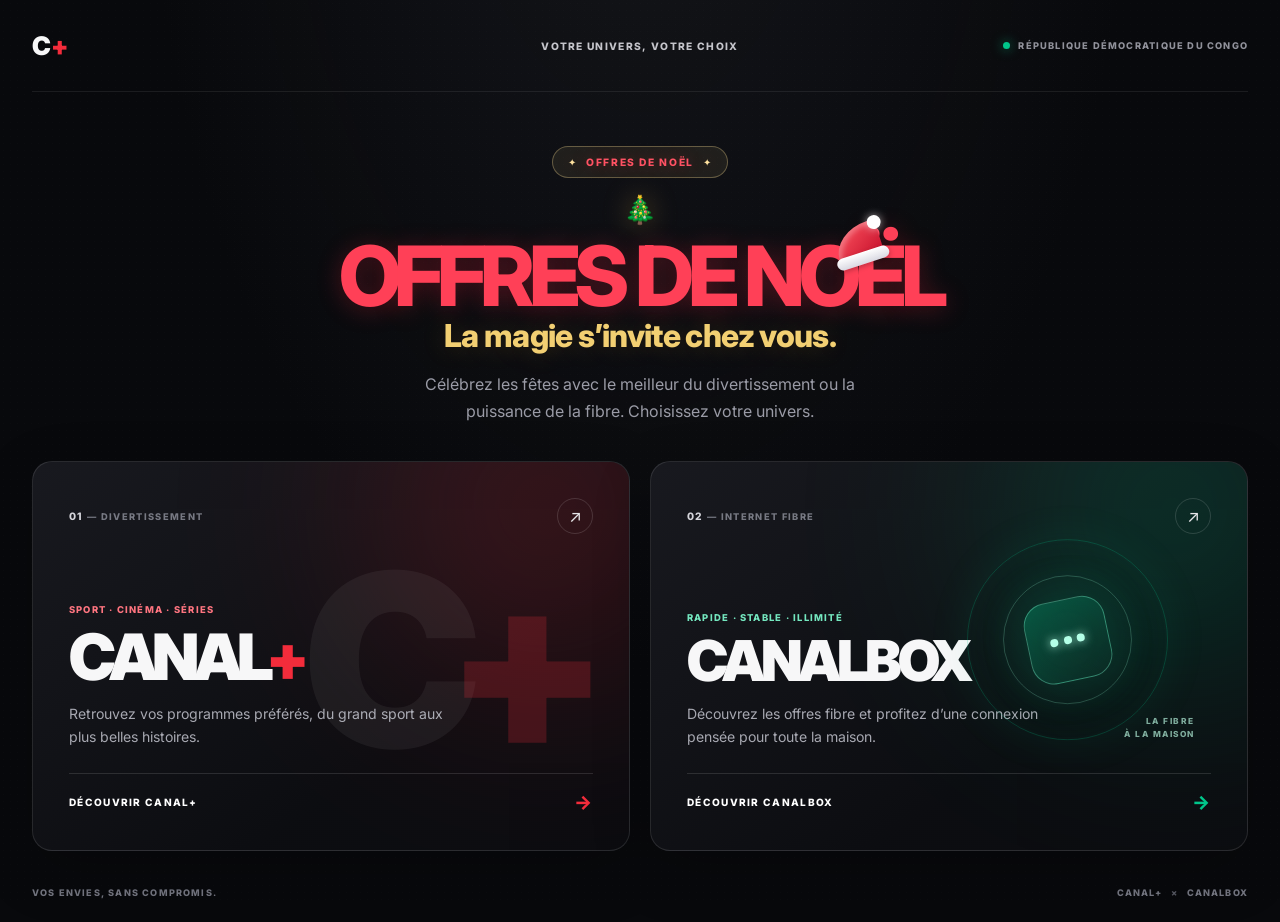
<file: index.html>
<!doctype html>
<html lang="fr">
  <head>
    <meta charset="UTF-8" />
    <meta name="viewport" content="width=device-width, initial-scale=1.0" />
    <meta name="theme-color" content="#08090c" />
    <meta
      name="description"
      content="Choisissez votre univers : CANAL+ pour le sport, le cinéma et les séries, ou Canalbox pour la fibre à la maison."
    />
    <title>CANAL+ & Canalbox — Choisissez votre univers</title>
    <link rel="preconnect" href="https://fonts.googleapis.com/" />
    <link rel="preconnect" href="https://fonts.gstatic.com/" crossorigin />
    <link
      href="https://fonts.googleapis.com/css2?family=Inter:wght@400;500;600;700;800;900&display=swap"
      rel="stylesheet"
    />
    <link rel="stylesheet" href="landing.css" />
    <script src="landing.js" defer></script>
  </head>
  <body>
    <main class="landing">
      <header class="topbar">
        <a class="wordmark" href="./" aria-label="Accueil">C<span>+</span></a>
        <p class="topbar-note">VOTRE UNIVERS, VOTRE CHOIX</p>
        <span class="region"><span class="region-dot"></span> RÉPUBLIQUE DÉMOCRATIQUE DU CONGO</span>
      </header>

      <section class="intro" aria-labelledby="welcome-title">
        <div class="holiday-confetti" id="landing-confetti" aria-hidden="true"></div>
        <p class="seasonal-label"><span aria-hidden="true">✦</span> OFFRES DE NOËL <span aria-hidden="true">✦</span></p>
        <div class="holiday-tree" aria-hidden="true">🎄</div>
        <h1 class="holiday-title" id="welcome-title">
          <span class="holiday-hat" aria-hidden="true"><span></span></span>
          OFFRES DE NOËL
          <span class="holiday-title-subtitle">La magie s’invite chez vous.</span>
        </h1>
        <p class="intro-copy">
          Célébrez les fêtes avec le meilleur du divertissement ou la puissance de la fibre.
          Choisissez votre univers.
        </p>
      </section>

      <section class="choices" aria-label="Choisir un univers">
        <a class="choice choice-canal" href="canalplus.html">
          <span class="choice-glow" aria-hidden="true"></span>
          <span class="choice-top">
            <span class="choice-index">01 <span>— DIVERTISSEMENT</span></span>
            <span class="choice-arrow" aria-hidden="true">↗</span>
          </span>
          <span class="canal-emblem" aria-hidden="true">C<span>+</span></span>
          <span class="choice-copy">
            <span class="choice-kicker">SPORT · CINÉMA · SÉRIES</span>
            <span class="choice-title">CANAL<span class="canal-plus">+</span></span>
            <span class="choice-description">
              Retrouvez vos programmes préférés, du grand sport aux plus belles histoires.
            </span>
          </span>
          <span class="choice-action">DÉCOUVRIR CANAL+ <span aria-hidden="true">→</span></span>
        </a>

        <a class="choice choice-box" href="canolbox/index.html">
          <span class="choice-glow" aria-hidden="true"></span>
          <span class="choice-top">
            <span class="choice-index">02 <span>— INTERNET FIBRE</span></span>
            <span class="choice-arrow" aria-hidden="true">↗</span>
          </span>
          <span class="fiber-art" aria-hidden="true">
            <span class="fiber-ring fiber-ring-one"></span>
            <span class="fiber-ring fiber-ring-two"></span>
            <span class="fiber-core"><span></span><span></span><span></span></span>
            <span class="fiber-label">LA FIBRE<br />À LA MAISON</span>
          </span>
          <span class="choice-copy">
            <span class="choice-kicker">RAPIDE · STABLE · ILLIMITÉ</span>
            <span class="choice-title">CANALBOX</span>
            <span class="choice-description">
              Découvrez les offres fibre et profitez d’une connexion pensée pour toute la maison.
            </span>
          </span>
          <span class="choice-action">DÉCOUVRIR CANALBOX <span aria-hidden="true">→</span></span>
        </a>
      </section>

      <footer class="landing-footer">
        <span>VOS ENVIES, SANS COMPROMIS.</span>
        <span>CANAL+ <i>×</i> CANALBOX</span>
      </footer>
    </main>
  </body>
</html>
</file>
<file: landing.css>
:root {
  color-scheme: dark;
  font-family: Inter, Arial, sans-serif;
  font-synthesis: none;
  text-rendering: optimizeLegibility;
  --ink: #f7f7f8;
  --muted: #9a9ba6;
  --red: #f32c3b;
  --green: #00c68a;
}

* {
  box-sizing: border-box;
}

html {
  min-width: 320px;
  min-height: 100%;
  background: #08090c;
}

body {
  min-width: 320px;
  min-height: 100vh;
  margin: 0;
  color: var(--ink);
  background:
    radial-gradient(ellipse at 50% -25%, rgba(68, 69, 82, 0.2), transparent 55%),
    #08090c;
}

body::before {
  position: fixed;
  z-index: 0;
  inset: 0;
  background-image: radial-gradient(rgba(255, 255, 255, 0.17) 0.6px, transparent 0.6px);
  background-size: 7px 7px;
  content: "";
  opacity: 0.1;
  pointer-events: none;
}

a {
  color: inherit;
  text-decoration: none;
}

.landing {
  position: relative;
  z-index: 1;
  display: flex;
  width: min(100% - 64px, 1440px);
  min-height: 100vh;
  flex-direction: column;
  margin: 0 auto;
}

.topbar {
  display: grid;
  min-height: 92px;
  grid-template-columns: 1fr 1fr 1fr;
  align-items: center;
  border-bottom: 1px solid rgba(255, 255, 255, 0.08);
}

.wordmark {
  display: inline-flex;
  width: fit-content;
  align-items: center;
  font-size: 1.6rem;
  font-weight: 900;
  letter-spacing: -0.1em;
}

.wordmark span {
  margin-left: 0.08em;
  color: var(--red);
}

.topbar-note,
.region,
.eyebrow,
.choice-index,
.choice-kicker,
.choice-action,
.landing-footer {
  font-size: 0.64rem;
  font-weight: 800;
  letter-spacing: 0.13em;
}

.topbar-note {
  margin: 0;
  color: #c5c5cb;
  text-align: center;
}

.region {
  display: flex;
  align-items: center;
  justify-self: end;
  gap: 0.55rem;
  color: #90919a;
  font-size: 0.58rem;
}

.region-dot {
  width: 7px;
  height: 7px;
  border-radius: 50%;
  background: var(--green);
  box-shadow: 0 0 12px rgba(0, 198, 138, 0.7);
}

.intro {
  position: relative;
  isolation: isolate;
  max-width: 710px;
  margin: clamp(2.75rem, 6vh, 5rem) auto 2.25rem;
  text-align: center;
}

.seasonal-label {
  display: inline-flex;
  align-items: center;
  gap: 0.55rem;
  margin: 0 0 0.9rem;
  border: 1px solid rgba(255, 226, 149, 0.31);
  border-radius: 999px;
  padding: 0.55rem 0.9rem;
  color: #ff5263;
  background: rgba(255, 222, 139, 0.08);
  font-size: 0.64rem;
  font-weight: 800;
  letter-spacing: 0.16em;
  text-shadow: 0 0 16px rgba(255, 56, 77, 0.35);
}

.seasonal-label span {
  color: #ffe3a0;
}

.intro .holiday-tree {
  margin: 0.05rem 0 0.35rem;
  font-size: 1.7rem;
}

.intro .holiday-confetti {
  z-index: 0;
  inset: -2rem 0;
}

.intro > :not(.holiday-confetti) {
  position: relative;
  z-index: 1;
}

.eyebrow {
  display: inline-flex;
  align-items: center;
  justify-content: center;
  gap: 0.6rem;
  margin: 0 0 1.2rem;
  color: #c4c5cc;
  font-size: 0.62rem;
}

.eyebrow span {
  width: 18px;
  height: 2px;
  background: var(--red);
  box-shadow: 0 0 12px rgba(243, 44, 59, 0.6);
}

.intro h1 {
  margin: 0;
  font-size: clamp(2.9rem, 6.5vw, 5.5rem);
  font-weight: 800;
  letter-spacing: -0.075em;
  line-height: 0.98;
}

.intro h1 span {
  color: #8e909b;
}

.intro-copy {
  max-width: 500px;
  margin: 1.2rem auto 0;
  color: var(--muted);
  font-size: clamp(0.9rem, 1.5vw, 1rem);
  line-height: 1.7;
}

.choices {
  display: grid;
  grid-template-columns: repeat(2, minmax(0, 1fr));
  gap: 1.25rem;
  margin: 0 auto;
  width: 100%;
}

.choice {
  position: relative;
  display: flex;
  min-height: 390px;
  flex-direction: column;
  overflow: hidden;
  isolation: isolate;
  border: 1px solid rgba(255, 255, 255, 0.11);
  border-radius: 20px;
  padding: clamp(1.35rem, 3vw, 2.25rem);
  background: linear-gradient(145deg, rgba(25, 26, 32, 0.97), rgba(12, 13, 17, 0.98) 68%);
  box-shadow: 0 18px 60px rgba(0, 0, 0, 0.2);
  transition: transform 220ms ease, border-color 220ms ease, box-shadow 220ms ease;
}

.choice:hover {
  transform: translateY(-6px);
  border-color: rgba(255, 255, 255, 0.27);
  box-shadow: 0 24px 70px rgba(0, 0, 0, 0.42);
}

.choice:focus-visible {
  outline: 2px solid white;
  outline-offset: 4px;
}

.choice-glow {
  position: absolute;
  z-index: -1;
  top: -130px;
  right: -90px;
  width: 350px;
  height: 350px;
  border-radius: 50%;
  background: var(--red);
  filter: blur(110px);
  opacity: 0.2;
  pointer-events: none;
  transition: opacity 220ms ease;
}

.choice:hover .choice-glow {
  opacity: 0.3;
}

.choice-box .choice-glow {
  top: -130px;
  right: -100px;
  background: var(--green);
}

.choice-top {
  display: flex;
  align-items: center;
  justify-content: space-between;
}

.choice-index {
  color: #d5d5db;
}

.choice-index span {
  color: #777983;
  font-size: 0.58rem;
}

.choice-arrow {
  display: grid;
  width: 36px;
  height: 36px;
  place-items: center;
  border: 1px solid rgba(255, 255, 255, 0.14);
  border-radius: 50%;
  color: #e6e6e9;
  font-size: 1.05rem;
  transition: transform 220ms ease, background 220ms ease;
}

.choice:hover .choice-arrow {
  transform: translate(2px, -2px);
  background: rgba(255, 255, 255, 0.1);
}

.canal-emblem {
  position: absolute;
  top: 78px;
  right: 9%;
  color: rgba(255, 255, 255, 0.055);
  font-size: clamp(8rem, 19vw, 15rem);
  font-weight: 900;
  letter-spacing: -0.14em;
  line-height: 1;
  pointer-events: none;
  user-select: none;
}

.canal-emblem span {
  color: rgba(243, 44, 59, 0.22);
}

.choice-copy {
  display: flex;
  max-width: 440px;
  flex-direction: column;
  margin-top: auto;
  padding-top: 4rem;
}

.choice-kicker {
  margin-bottom: 0.65rem;
  color: #ff7580;
  font-size: 0.59rem;
}

.choice-box .choice-kicker {
  color: #74e7bf;
}

.choice-title {
  font-size: clamp(2.5rem, 5vw, 4.5rem);
  font-weight: 900;
  letter-spacing: -0.085em;
  line-height: 1;
}

.canal-plus {
  color: var(--red);
}

.choice-box .choice-title {
  font-size: clamp(2.25rem, 4.4vw, 3.8rem);
  letter-spacing: -0.075em;
}

.choice-description {
  max-width: 390px;
  margin-top: 0.8rem;
  color: #a7a8b1;
  font-size: 0.88rem;
  line-height: 1.65;
}

.choice-action {
  display: flex;
  align-items: center;
  justify-content: space-between;
  margin-top: 1.55rem;
  border-top: 1px solid rgba(255, 255, 255, 0.12);
  padding-top: 1rem;
  color: white;
  font-size: 0.63rem;
}

.choice-action span {
  color: var(--red);
  font-size: 1.2rem;
  transition: transform 180ms ease;
}

.choice-box .choice-action span {
  color: var(--green);
}

.choice:hover .choice-action span {
  transform: translateX(5px);
}

.fiber-art {
  position: absolute;
  top: 50%;
  right: 10%;
  display: grid;
  width: min(42%, 240px);
  aspect-ratio: 1;
  place-items: center;
  transform: translateY(-57%);
  pointer-events: none;
}

.fiber-ring {
  position: absolute;
  inset: 8%;
  border: 1px solid rgba(0, 198, 138, 0.24);
  border-radius: 50%;
  box-shadow: 0 0 45px rgba(0, 198, 138, 0.08), inset 0 0 45px rgba(0, 198, 138, 0.05);
}

.fiber-ring-two {
  inset: 23%;
  border-color: rgba(139, 248, 210, 0.24);
}

.fiber-core {
  display: flex;
  width: 34%;
  height: 34%;
  align-items: center;
  justify-content: center;
  gap: 7%;
  border: 1px solid rgba(127, 255, 212, 0.36);
  border-radius: 28%;
  background: linear-gradient(145deg, rgba(0, 198, 138, 0.35), rgba(13, 60, 48, 0.42));
  box-shadow: 0 0 45px rgba(0, 198, 138, 0.24);
  transform: rotate(-12deg);
}

.fiber-core span {
  width: 10%;
  height: 10%;
  border-radius: 50%;
  background: #b4ffe7;
  box-shadow: 0 0 10px rgba(180, 255, 231, 0.9);
}

.fiber-label {
  position: absolute;
  right: -3%;
  bottom: 8%;
  color: rgba(190, 255, 231, 0.65);
  font-size: 0.52rem;
  font-weight: 800;
  letter-spacing: 0.18em;
  line-height: 1.5;
  text-align: right;
}

.landing-footer {
  display: flex;
  justify-content: space-between;
  margin-top: auto;
  padding: 2.25rem 0 1.5rem;
  color: #747681;
  font-size: 0.57rem;
}

.landing-footer i {
  padding: 0 0.35rem;
  color: #555761;
  font-style: normal;
}

.holiday-dialog {
  position: fixed;
  width: min(640px, calc(100vw - 32px));
  max-width: 640px;
  max-height: min(760px, calc(100dvh - 32px));
  overflow: auto;
  border: 1px solid rgba(255, 229, 163, 0.34);
  border-radius: 26px;
  padding: 0;
  color: #fff;
  background:
    radial-gradient(ellipse at 50% 0, rgba(255, 70, 83, 0.25), transparent 42%),
    radial-gradient(ellipse at 100% 100%, rgba(10, 154, 86, 0.2), transparent 44%),
    linear-gradient(145deg, #1b1013, #100e12 58%, #101916);
  box-shadow: 0 32px 120px rgba(0, 0, 0, 0.72), inset 0 1px rgba(255, 244, 211, 0.12);
  opacity: 0;
  transform: translateY(14px) scale(0.98);
  transition: opacity 240ms ease, transform 240ms ease, overlay 240ms ease allow-discrete, display 240ms ease allow-discrete;
}

.holiday-dialog[open] {
  display: block;
  opacity: 1;
  transform: translateY(0) scale(1);
}

.holiday-dialog::backdrop {
  background: rgba(3, 5, 7, 0.78);
  backdrop-filter: blur(9px);
  transition: background 240ms ease;
}

.holiday-lights {
  position: absolute;
  z-index: 1;
  top: 0;
  right: 8%;
  left: 8%;
  height: 2px;
  background: linear-gradient(90deg, transparent, #f9d56a 13%, #f9d56a 18%, transparent 19%, transparent 31%, #ff6174 32%, #ff6174 37%, transparent 38%, transparent 53%, #62e2a4 54%, #62e2a4 59%, transparent 60%, transparent 75%, #f9d56a 76%, #f9d56a 81%, transparent 82%);
  box-shadow: 0 0 16px rgba(255, 218, 118, 0.62);
}

.holiday-confetti {
  position: absolute;
  z-index: 0;
  inset: 0;
  overflow: hidden;
  pointer-events: none;
}

.holiday-confetti span {
  position: absolute;
  top: -12px;
  left: var(--confetti-left);
  width: var(--confetti-width);
  height: var(--confetti-height);
  border-radius: var(--confetti-radius);
  background: var(--confetti-color);
  opacity: 0;
  animation: holiday-confetti-fall var(--confetti-duration) linear var(--confetti-delay) infinite;
}

@keyframes holiday-confetti-fall {
  0% {
    opacity: 0;
    transform: translateX(0) rotate(0);
  }

  10%,
  85% {
    opacity: 0.8;
  }

  100% {
    top: calc(100% + 14px);
    opacity: 0;
    transform: translateX(var(--confetti-drift)) rotate(var(--confetti-spin));
  }
}

.holiday-snow {
  position: absolute;
  top: 22px;
  right: 65px;
  left: 34px;
  display: flex;
  justify-content: space-between;
  color: rgba(255, 228, 166, 0.52);
  font-size: 0.9rem;
  pointer-events: none;
}

.holiday-snow span:nth-child(2) {
  color: rgba(135, 243, 193, 0.6);
}

.holiday-snow span:nth-child(4) {
  color: rgba(255, 126, 138, 0.65);
}

.holiday-close {
  position: absolute;
  z-index: 1;
  top: 17px;
  right: 17px;
  display: grid;
  width: 38px;
  height: 38px;
  place-items: center;
  border: 1px solid rgba(255, 255, 255, 0.15);
  border-radius: 50%;
  color: #fff;
  background: rgba(255, 255, 255, 0.07);
  cursor: pointer;
  font-size: 1.55rem;
  line-height: 1;
  transition: background 160ms ease, transform 160ms ease;
}

.holiday-close:hover {
  transform: rotate(90deg);
  background: rgba(255, 255, 255, 0.15);
}

.holiday-close:focus-visible,
.holiday-dismiss:focus-visible,
.holiday-offer:focus-visible {
  outline: 2px solid #ffe69b;
  outline-offset: 3px;
}

.holiday-content {
  padding: clamp(2rem, 6vw, 3.5rem);
  text-align: center;
}

.holiday-ribbon {
  display: inline-flex;
  align-items: center;
  gap: 0.55rem;
  margin: 0;
  border: 1px solid rgba(255, 226, 149, 0.31);
  border-radius: 999px;
  padding: 0.55rem 0.9rem;
  color: #ff5263;
  background: rgba(255, 222, 139, 0.08);
  font-size: 0.61rem;
  font-weight: 800;
  letter-spacing: 0.16em;
  text-shadow: 0 0 16px rgba(255, 56, 77, 0.35);
}

.holiday-ribbon span {
  color: #ffe3a0;
}

.holiday-tree {
  margin-top: 0.8rem;
  font-size: 2rem;
  filter: drop-shadow(0 0 14px rgba(255, 197, 81, 0.32));
}

.holiday-content h2 {
  margin: 0.35rem 0 0;
  font-size: clamp(2rem, 6vw, 3.4rem);
  font-weight: 900;
  letter-spacing: -0.065em;
  line-height: 1.05;
}

.holiday-title {
  position: relative;
  margin: 0;
  padding-top: 0.2rem;
  color: #ff4057;
  font-size: clamp(2.5rem, 6.5vw, 5.1rem);
  font-weight: 900;
  letter-spacing: -0.065em;
  line-height: 1.05;
  text-shadow: 0 3px 24px rgba(255, 37, 62, 0.28);
}

.holiday-title .holiday-title-subtitle {
  display: block;
  margin-top: 0.3rem;
  color: #f2cf72;
  font-size: 0.38em;
  font-weight: 800;
  letter-spacing: -0.02em;
  text-shadow: 0 2px 24px rgba(230, 176, 56, 0.2);
}

.holiday-hat {
  position: absolute;
  top: -0.65rem;
  right: 9%;
  width: 58px;
  height: 48px;
  transform: rotate(-18deg);
}

.holiday-hat::before {
  position: absolute;
  right: 6px;
  bottom: 9px;
  width: 45px;
  height: 35px;
  border-radius: 85% 18% 0 0;
  background: linear-gradient(145deg, #ff5661, #c50f2b);
  box-shadow: inset 3px 3px 5px rgba(255, 255, 255, 0.25);
  content: "";
}

.holiday-hat::after {
  position: absolute;
  right: 1px;
  bottom: 4px;
  width: 54px;
  height: 12px;
  border-radius: 999px;
  background: linear-gradient(180deg, #fff, #d9d9e2);
  box-shadow: 0 2px 5px rgba(0, 0, 0, 0.25);
  content: "";
}

.holiday-hat span {
  position: absolute;
  z-index: 1;
  top: 0;
  right: 0;
  width: 14px;
  height: 14px;
  border-radius: 50%;
  background: #fff;
  box-shadow: 0 0 8px rgba(255, 255, 255, 0.6);
}

.holiday-intro {
  margin: 0.8rem 0 1.65rem;
  color: #c0b9ba;
  font-size: 0.92rem;
}

.holiday-offer-grid {
  display: grid;
  grid-template-columns: repeat(2, minmax(0, 1fr));
  gap: 0.9rem;
  text-align: left;
}

.holiday-offer {
  display: flex;
  min-width: 0;
  flex-direction: column;
  border: 1px solid rgba(255, 255, 255, 0.13);
  border-radius: 17px;
  padding: 1rem;
  background: linear-gradient(145deg, rgba(255, 255, 255, 0.08), rgba(255, 255, 255, 0.035));
  transition: transform 180ms ease, border-color 180ms ease, background 180ms ease;
}

.holiday-offer:hover {
  transform: translateY(-4px);
  border-color: rgba(255, 220, 132, 0.62);
  background: linear-gradient(145deg, rgba(255, 255, 255, 0.13), rgba(255, 255, 255, 0.045));
}

.holiday-offer-icon {
  display: grid;
  width: 37px;
  height: 37px;
  place-items: center;
  border: 1px solid rgba(255, 116, 128, 0.36);
  border-radius: 12px;
  color: #fff;
  background: linear-gradient(145deg, #e93648, #a51b32);
  font-size: 1rem;
  font-weight: 900;
}

.holiday-offer-icon span {
  color: #ffdc83;
}

.holiday-offer-box .holiday-offer-icon {
  border-color: rgba(115, 236, 183, 0.3);
  color: #a2ffd4;
  background: linear-gradient(145deg, #087c59, #07513e);
  font-size: 1.7rem;
}

.holiday-offer-name {
  margin-top: 0.8rem;
  color: #fff;
  font-size: 0.95rem;
  font-weight: 800;
  letter-spacing: 0.045em;
}

.holiday-offer-detail {
  margin-top: 0.25rem;
  color: #aaa5aa;
  font-size: 0.72rem;
}

.holiday-offer-price {
  margin-top: 0.9rem;
  color: #ffe29a;
  font-size: 1.65rem;
  font-weight: 900;
  letter-spacing: -0.06em;
}

.holiday-offer-price small {
  color: #c0b9ba;
  font-size: 0.69rem;
  font-weight: 500;
  letter-spacing: 0;
}

.holiday-offer-link {
  display: flex;
  justify-content: space-between;
  margin-top: 0.85rem;
  border-top: 1px solid rgba(255, 255, 255, 0.12);
  padding-top: 0.75rem;
  color: #fff;
  font-size: 0.6rem;
  font-weight: 800;
  letter-spacing: 0.1em;
}

.holiday-offer-link span {
  color: #ff7781;
  font-size: 1rem;
  transition: transform 160ms ease;
}

.holiday-offer-box .holiday-offer-link span {
  color: #79e8b9;
}

.holiday-offer:hover .holiday-offer-link span {
  transform: translateX(4px);
}

.holiday-note {
  max-width: 420px;
  margin: 1rem auto 0;
  color: #969198;
  font-size: 0.65rem;
  line-height: 1.6;
}

.holiday-dismiss {
  margin-top: 1.1rem;
  border: 0;
  padding: 0.6rem 0.8rem;
  color: #d3cdd0;
  background: transparent;
  cursor: pointer;
  font-size: 0.62rem;
  font-weight: 800;
  letter-spacing: 0.12em;
}

.holiday-dismiss:hover {
  color: #fff;
}

@starting-style {
  .holiday-dialog[open] {
    opacity: 0;
    transform: translateY(14px) scale(0.98);
  }
}

@media (min-width: 1440px) {
  .choices {
    max-width: 1250px;
  }
}

@media (max-width: 760px) {
  .landing {
    width: min(100% - 36px, 560px);
  }

  .topbar {
    min-height: 72px;
    grid-template-columns: 1fr auto;
  }

  .topbar-note {
    display: none;
  }

  .region {
    font-size: 0.48rem;
  }

  .intro {
    margin: 2.4rem auto 1.5rem;
  }

  .intro .holiday-title {
    font-size: clamp(2.1rem, 9vw, 3.5rem);
  }

  .intro-copy {
    max-width: 370px;
    font-size: 0.9rem;
  }

  .choices {
    grid-template-columns: 1fr;
    gap: 0.85rem;
  }

  .choice {
    min-height: 325px;
    border-radius: 17px;
    padding: 1.3rem;
  }

  .choice-copy {
    padding-top: 3.1rem;
  }

  .canal-emblem {
    top: 62px;
    right: 7%;
    font-size: 9rem;
  }

  .fiber-art {
    top: 43%;
    right: 9%;
    width: 39%;
    max-width: 155px;
  }

  .landing-footer {
    gap: 1rem;
    margin-top: 1.5rem;
    padding-top: 1.5rem;
    font-size: 0.48rem;
  }

  .intro .holiday-hat {
    right: 3%;
    width: 43px;
    height: 36px;
  }

  .intro .holiday-hat::before {
    right: 4px;
    bottom: 7px;
    width: 34px;
    height: 27px;
  }

  .intro .holiday-hat::after {
    right: 0;
    bottom: 3px;
    width: 41px;
    height: 9px;
  }

  .intro .holiday-hat span {
    width: 11px;
    height: 11px;
  }
}

@media (max-height: 700px) {
  .holiday-content {
    padding-top: 1.75rem;
    padding-bottom: 1.25rem;
  }

  .holiday-tree {
    margin-top: 0.35rem;
    font-size: 1.5rem;
  }

  .holiday-content h2 {
    font-size: clamp(1.8rem, 5vw, 2.7rem);
  }

  .holiday-intro {
    margin: 0.5rem 0 1rem;
  }

  .holiday-offer {
    padding: 0.8rem;
  }

  .holiday-offer-price {
    margin-top: 0.6rem;
  }

  .holiday-offer-link {
    margin-top: 0.6rem;
  }

  .holiday-note {
    margin-top: 0.7rem;
  }

  .holiday-dismiss {
    margin-top: 0.5rem;
  }
}

@media (prefers-reduced-motion: reduce) {
  .holiday-confetti span {
    display: none;
  }

  *,
  *::before,
  *::after {
    scroll-behavior: auto !important;
    transition-duration: 0.01ms !important;
    animation-duration: 0.01ms !important;
    animation-iteration-count: 1 !important;
  }
}
</file>
